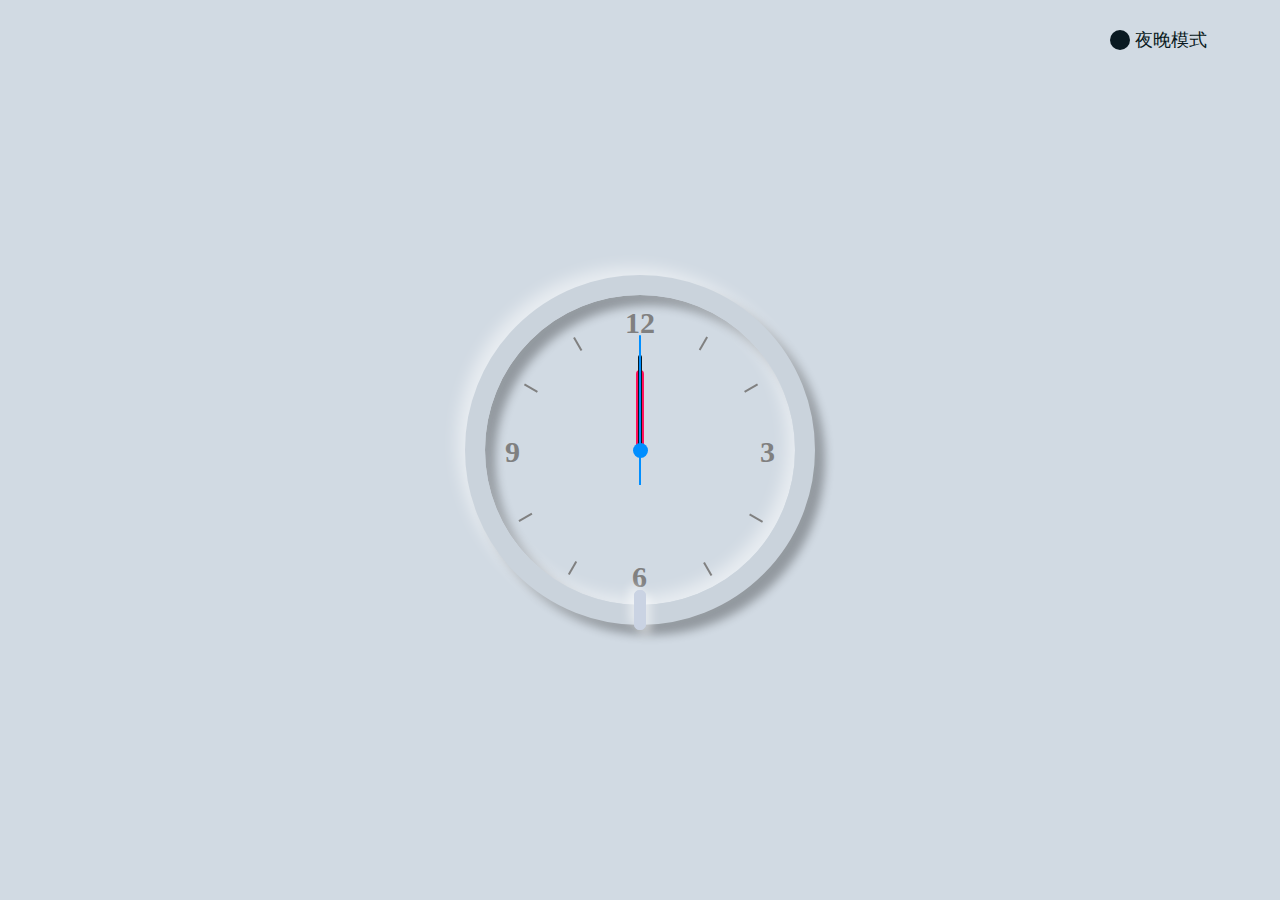
<file: pages/001-onlineclock.html>
<!DOCTYPE html>
<html lang="zh">

<head>
    <meta charset="UTF-8">
    <meta http-equiv="X-UA-Compatible" content="IE=edge">
    <meta name="viewport" content="width=device-width, initial-scale=1.0">
    <title>Clock</title>
    <style>
        * {
            margin: 0;
            padding: 0;
            box-sizing: border-box;
        }

        body {
            display: flex;
            justify-content: center;
            align-items: center;
            min-height: 100vh;
            background: #091921;
        }

        body.light {
            background: #d1dae3;
        }

        .clock {
            width: 350px;
            height: 350px;
            display: flex;
            justify-content: center;
            align-items: center;
            background: #091921;
            border: 20px solid #091921;
            border-radius: 50%;
            box-shadow: -8px -8px 15px rgba(255, 255, 255, 0.05),
            20px 20px 20px rgba(0, 0, 0, 0.3),
            inset -8px -8px 15px rgba(255, 255, 255, 0.05),
            inset 20px 20px 20px rgba(0, 0, 0, 0.3);
        }

        body.light .clock {
            background: #d1dae3;
            border: 20px solid #cad3dc;
            box-shadow: -8px -8px 15px rgba(255, 255, 255, 0.5),
            10px 10px 10px rgba(0, 0, 0, 0.3),
            inset -8px -8px 15px rgba(255, 255, 255, 0.5),
            inset 10px 10px 10px rgba(0, 0, 0, 0.3);
        }

        .clock::before {
            content: '';
            position: absolute;
            height: 15px;
            width: 15px;
            background: #fff;
            border-radius: 50%;
            z-index: 100000;
        }

        body.light .clock::before {
            background: #008eff;
        }

        .indicators div {
            position: absolute;
            width: 2px;
            height: 15px;
            background: #404040;
        }

        .indicators div:nth-child(1) {
            transform: rotate(30deg) translateY(-130px) translateX(-3px);
        }

        .indicators div:nth-child(2) {
            transform: rotate(60deg) translateY(-130px) translateX(-5px);
        }

        .indicators div:nth-child(3) {
            transform: rotate(120deg) translateY(-130px) translateX(-5px);
        }

        .indicators div:nth-child(4) {
            transform: rotate(150deg) translateY(-130px) translateX(-2px);
        }

        .indicators div:nth-child(5) {
            transform: rotate(210deg) translateY(-130px) translateX(4px);
        }

        .indicators div:nth-child(6) {
            transform: rotate(240deg) translateY(-130px) translateX(6px);
        }

        .indicators div:nth-child(7) {
            transform: rotate(300deg) translateY(-130px) translateX(5px);
        }

        .indicators div:nth-child(8) {
            transform: rotate(330deg) translateY(-130px) translateX(2px);
        }

        body.light .indicators div {
            background: #808080;
        }

        .nums {
            position: absolute;
            font-size: 30px;
            font-weight: bold;
            color: #808080;
        }

        #three {
            position: absolute;
            left: 120px;
            top: -15px;
        }

        #six {
            position: absolute;
            top: 110px;
            left: -8px;
        }

        #nine {
            position: absolute;
            right: 120px;
            top: -15px;
        }

        #twelve {
            position: absolute;
            bottom: 110px;
            left: -15px;
        }

        .clock .hour,
        .clock .min,
        .clock .sec {
            position: absolute;
            z-index: 10;
        }

        .hour,
        .hr {
            height: 160px;
            width: 160px;
        }

        .min,
        .mn {
            height: 190px;
            width: 190px;
        }

        .sec,
        .sc {
            height: 230px;
            width: 230px;
        }

        .hr,
        .mn,
        .sc {
            display: flex;
            justify-content: center;
            position: absolute;
            border-radius: 50%;
        }

        .hr::before {
            content: '';
            position: absolute;
            width: 8px;
            height: 80px;
            background: #ff105e;
            z-index: 10;
            border-radius: 6px 6px 0 0;
        }

        .mn::before {
            content: '';
            position: absolute;
            width: 4px;
            height: 90px;
            background: #ffffff;
            z-index: 11;
            border-radius: 6px 6px 0 0;
        }

        body.light .mn::before {
            background: #091921;
        }

        .sc::before {
            content: '';
            position: absolute;
            width: 2px;
            height: 150px;
            background: #008eff;
            z-index: 12;
            border-radius: 6px 6px 0 0;
        }

        .time {
            height: 40px;
            position: absolute;
            margin-top: 25%;
            padding: 5px 5px;
            border: 1px solid #091921;
            background: #091921;
            border-radius: 5px;
            color: #808080;
            font-weight: bold;
            font-size: x-large;
            box-shadow: 5px 5px 10px rgba(255, 255, 255, 0.1), -5px -5px 10px rgba(255, 255, 255, 0.1);
        }

        body.light .time {
            color: #606060;
            border: 1px solid #CAD3E3;
            background: #CAD3E3;
            box-shadow: 5px 5px 10px rgba(255, 255, 255, 0.5), -5px -5px 10px rgba(255, 255, 255, 0.5);
        }

        .toggleClass {
            position: absolute;
            top: 30px;
            right: 150px;
            width: 20px;
            height: 20px;
            font-size: 18px;
            border-radius: 50%;
            background: #d1dae3;
            color: #d1dae3;
            font-family: monospace;
            cursor: pointer;
            display: flex;
            align-items: center;
        }

        .toggleClass::before {
            position: absolute;
            left: 25px;
            content: '白天模式';
            white-space: nowrap;
        }

        body.light .toggleClass {
            background: #091921;
            color: #091921;
        }

        body.light .toggleClass::before {
            content: '夜晚模式';
        }
    </style>
</head>

<body class="light">
<div class="clock">
    <div class="hour">
        <div class="hr" id="hr"></div>
    </div>
    <div class="min">
        <div class="mn" id="mn"></div>
    </div>
    <div class="sec">
        <div class="sc" id="sc"></div>
    </div>
    <div class="indicators">
        <div></div>
        <div></div>
        <div></div>
        <div></div>
        <div></div>
        <div></div>
        <div></div>
        <div></div>
    </div>
    <div class="nums">
        <span id="three">3</span>
        <span id="six">6</span>
        <span id="nine">9</span>
        <span id="twelve">12</span>
    </div>
    <div class="time"></div>
</div>
<div class="toggleClass" onclick="toggleClass()"></div>
<script>
    function toggleClass() {
        const body = document.querySelector('body');
        body.classList.toggle('light');
    }

    const hr = document.querySelector('#hr');
    const mn = document.querySelector('#mn');
    const sc = document.querySelector('#sc');
    const time = document.querySelector('.time');

    setInterval(() => {
        let day = new Date();
        let hour = day.getHours();
        let min = day.getMinutes();
        let sec = day.getSeconds();

        let hrPosition = hour * 30 + min / 2      //hour * 360/12 + ((min * 360/60)/12)
        let minPosition = min * 6;             //min * 360/60
        let secPosition = sec * 6;           //sec * 360/60

        hr.style.transform = `rotateZ(${hrPosition}deg)`;
        mn.style.transform = `rotateZ(${minPosition}deg)`;
        sc.style.transform = `rotateZ(${secPosition}deg)`;

        if (sec < 10) {
            sec = '0' + sec;
        }
        if (min < 10) {
            min = '0' + min;
        }
        if (hour < 10) {
            hour = '0' + hour;
        }

        time.textContent = hour + ' : ' + min + ' : ' + sec;

    }, 1000);
</script>
</body>

</html>
</file>
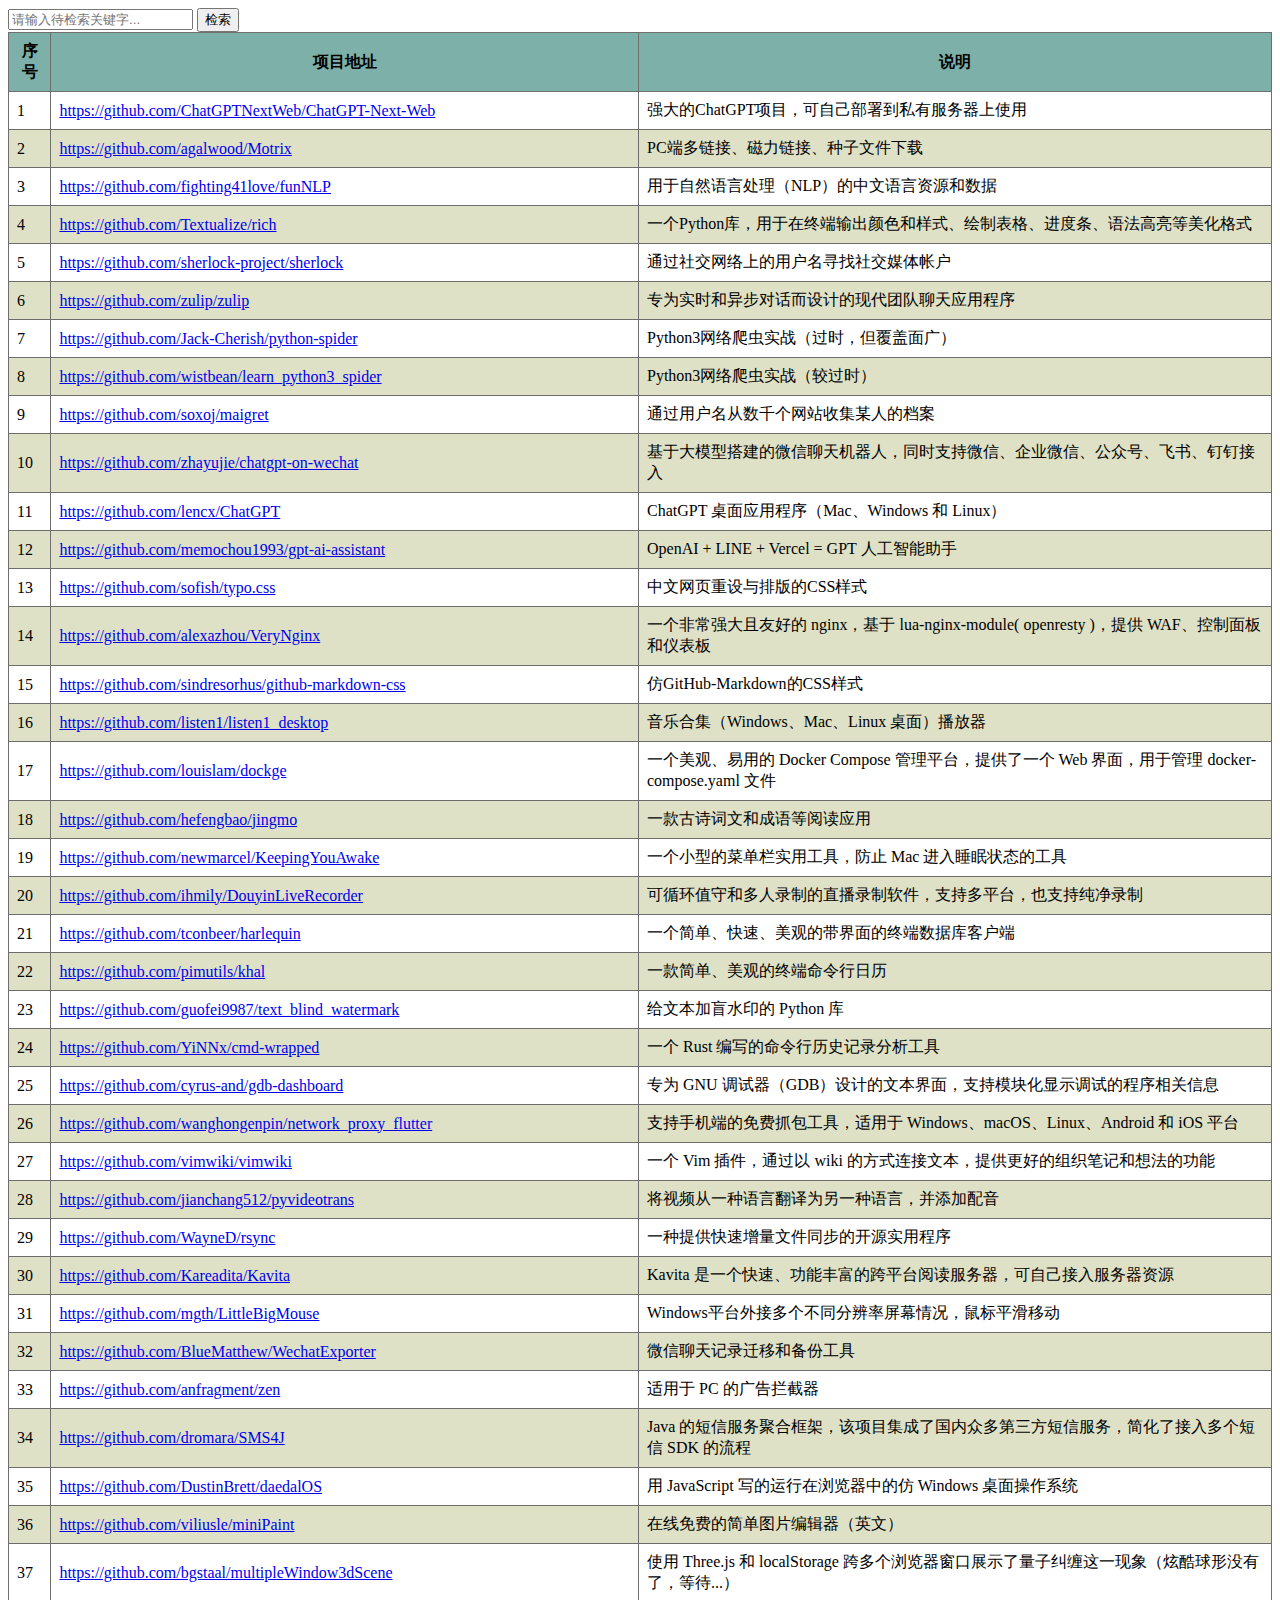
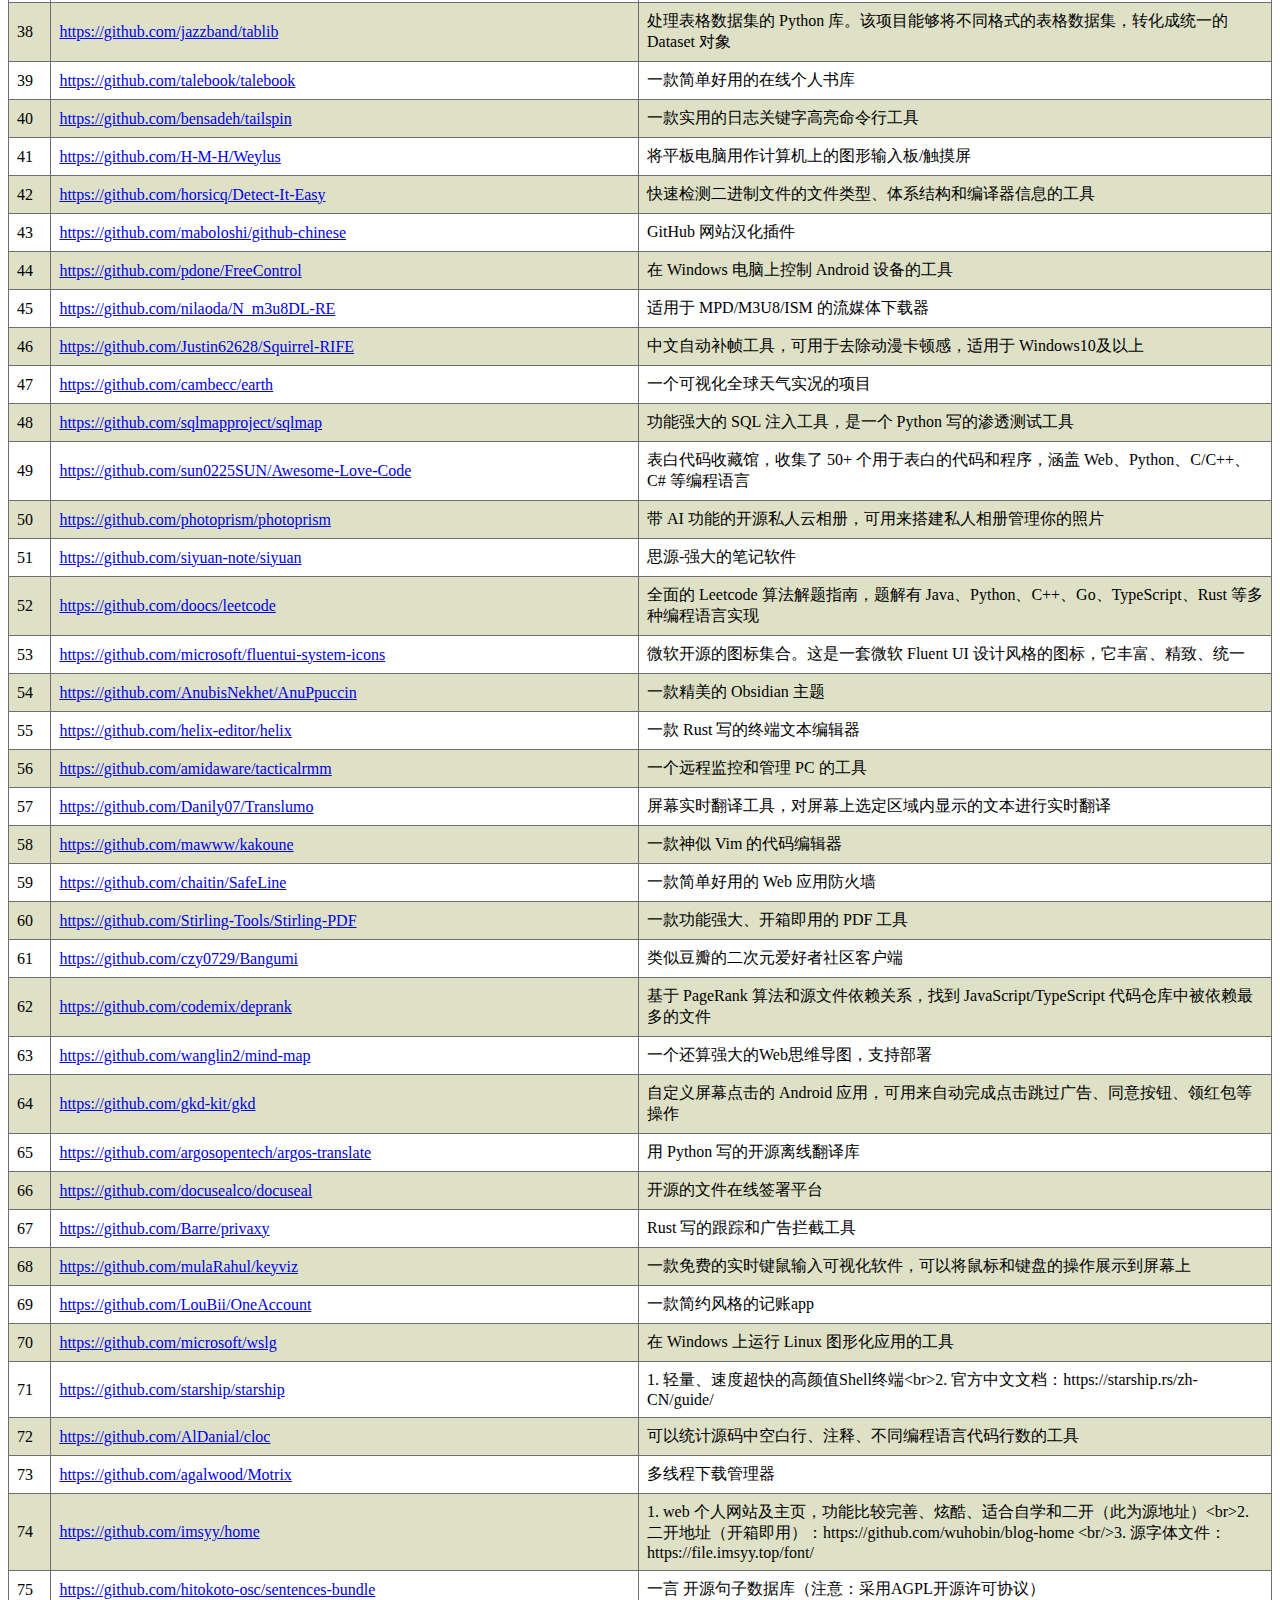
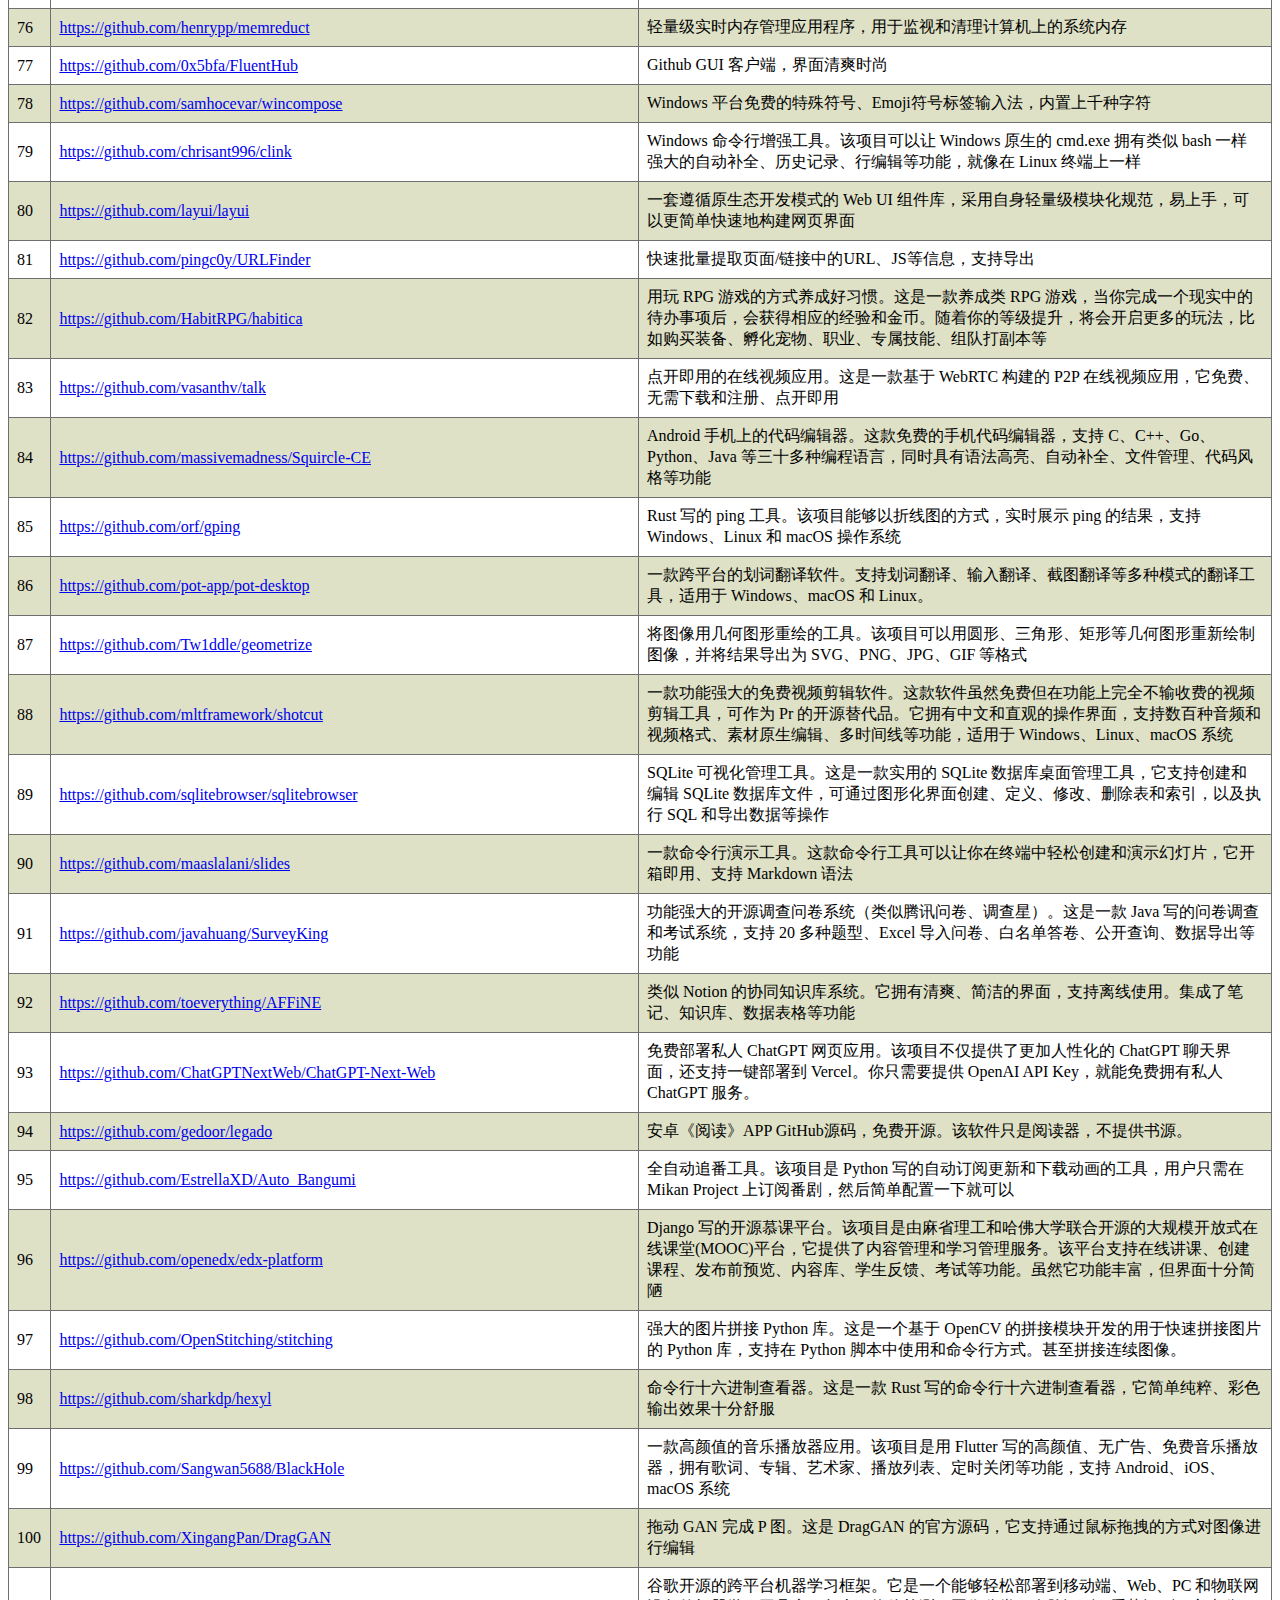
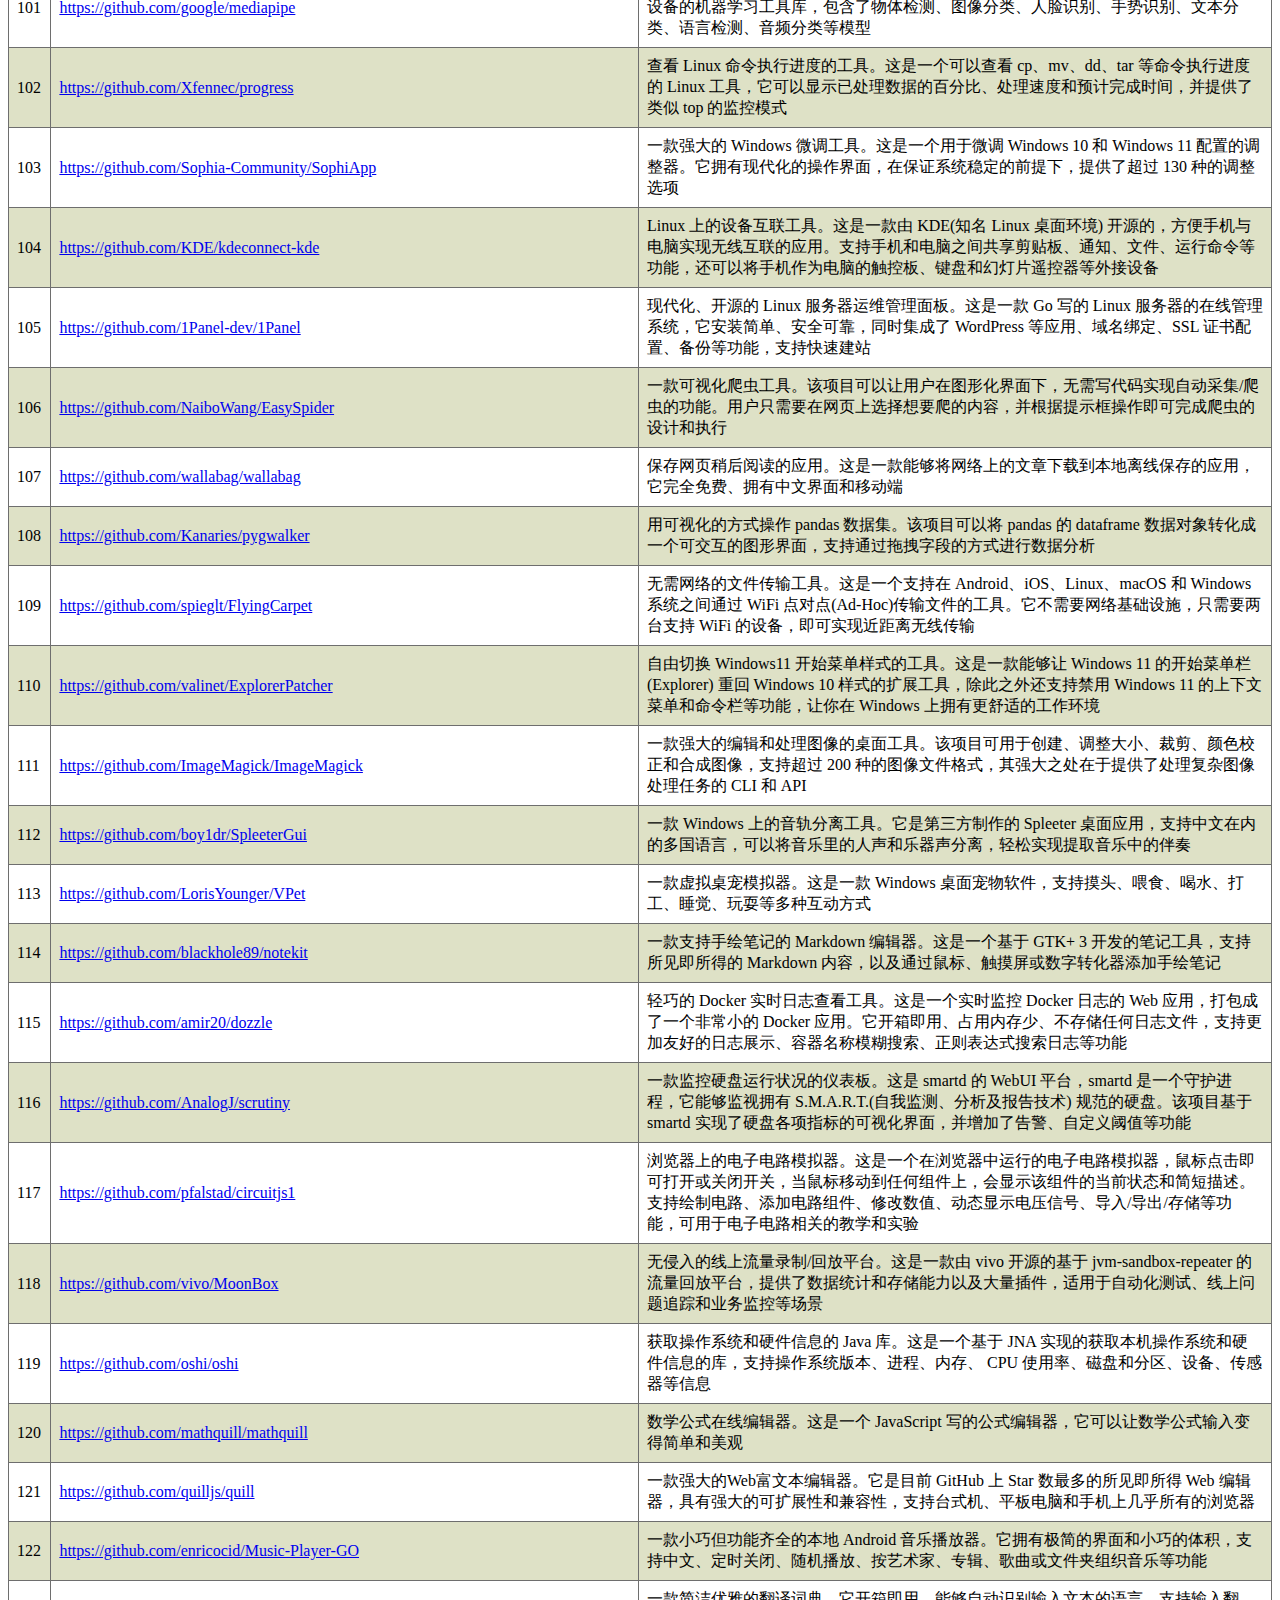
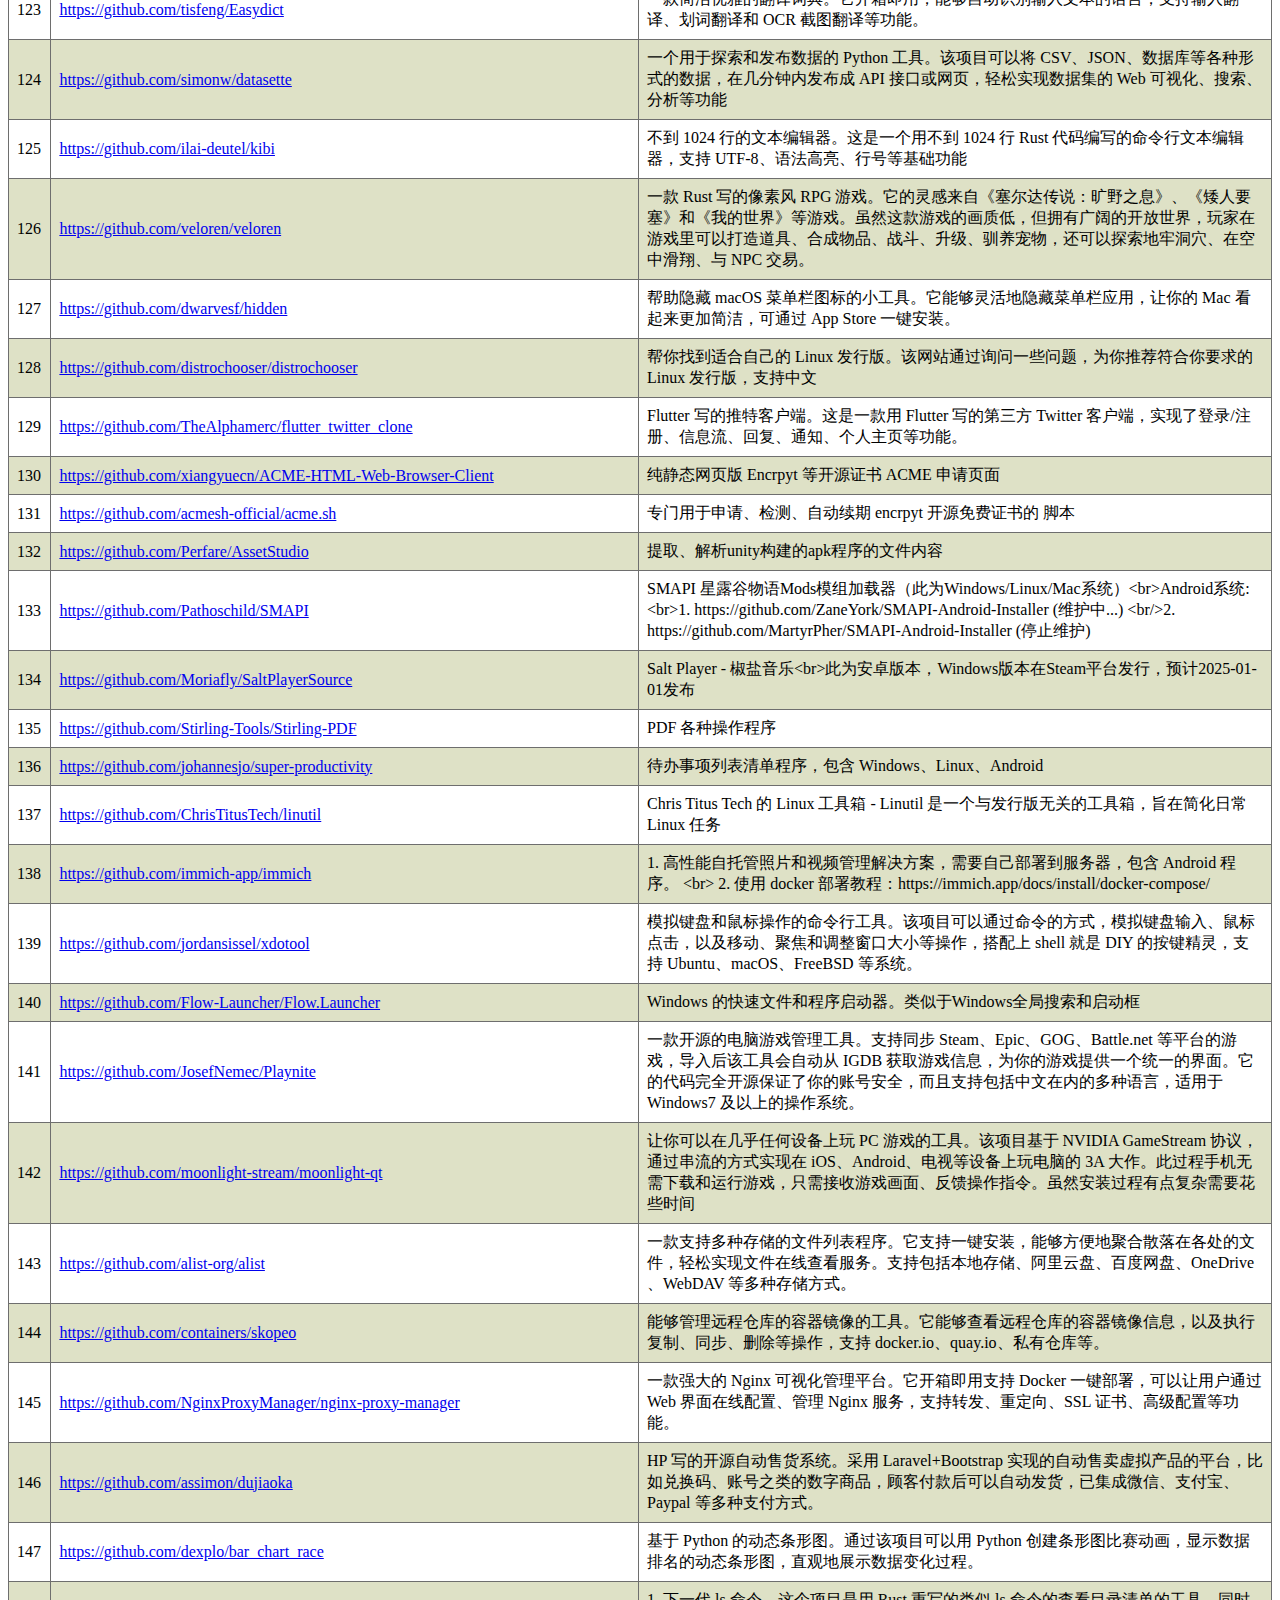
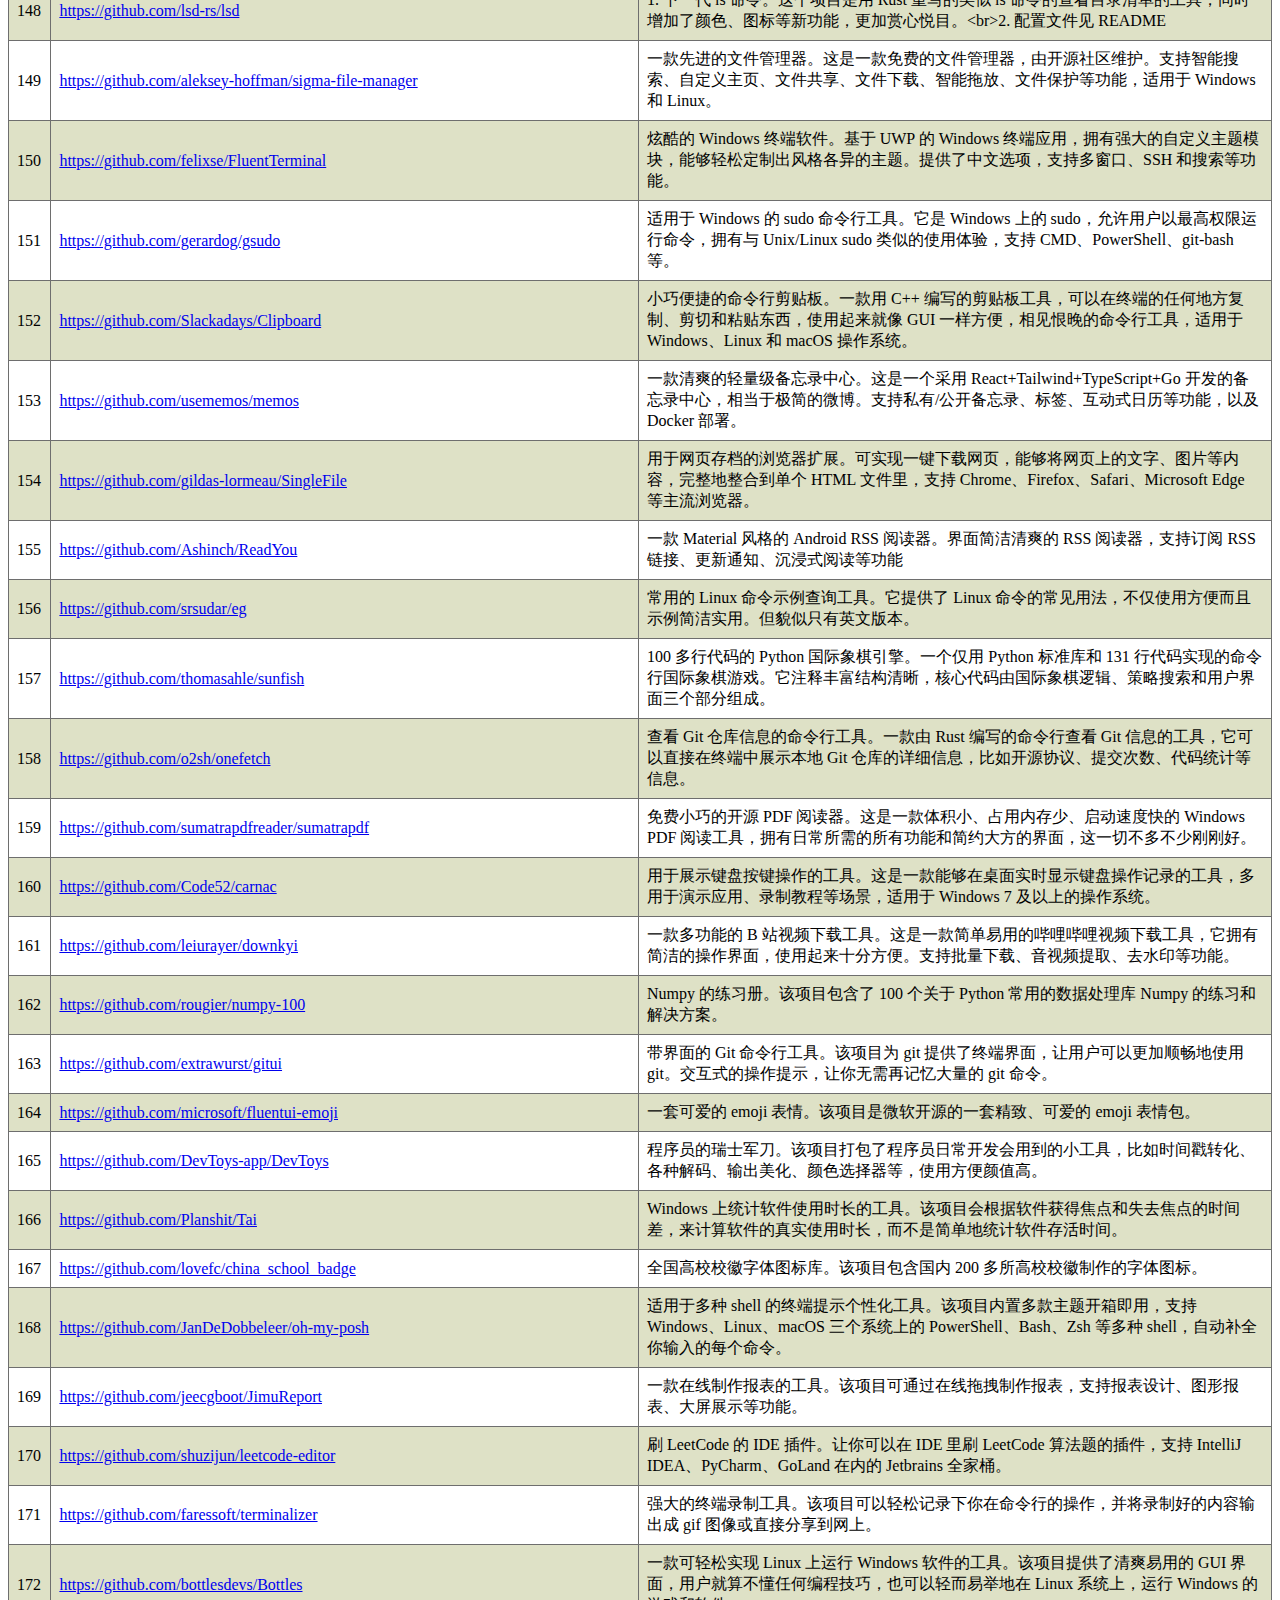
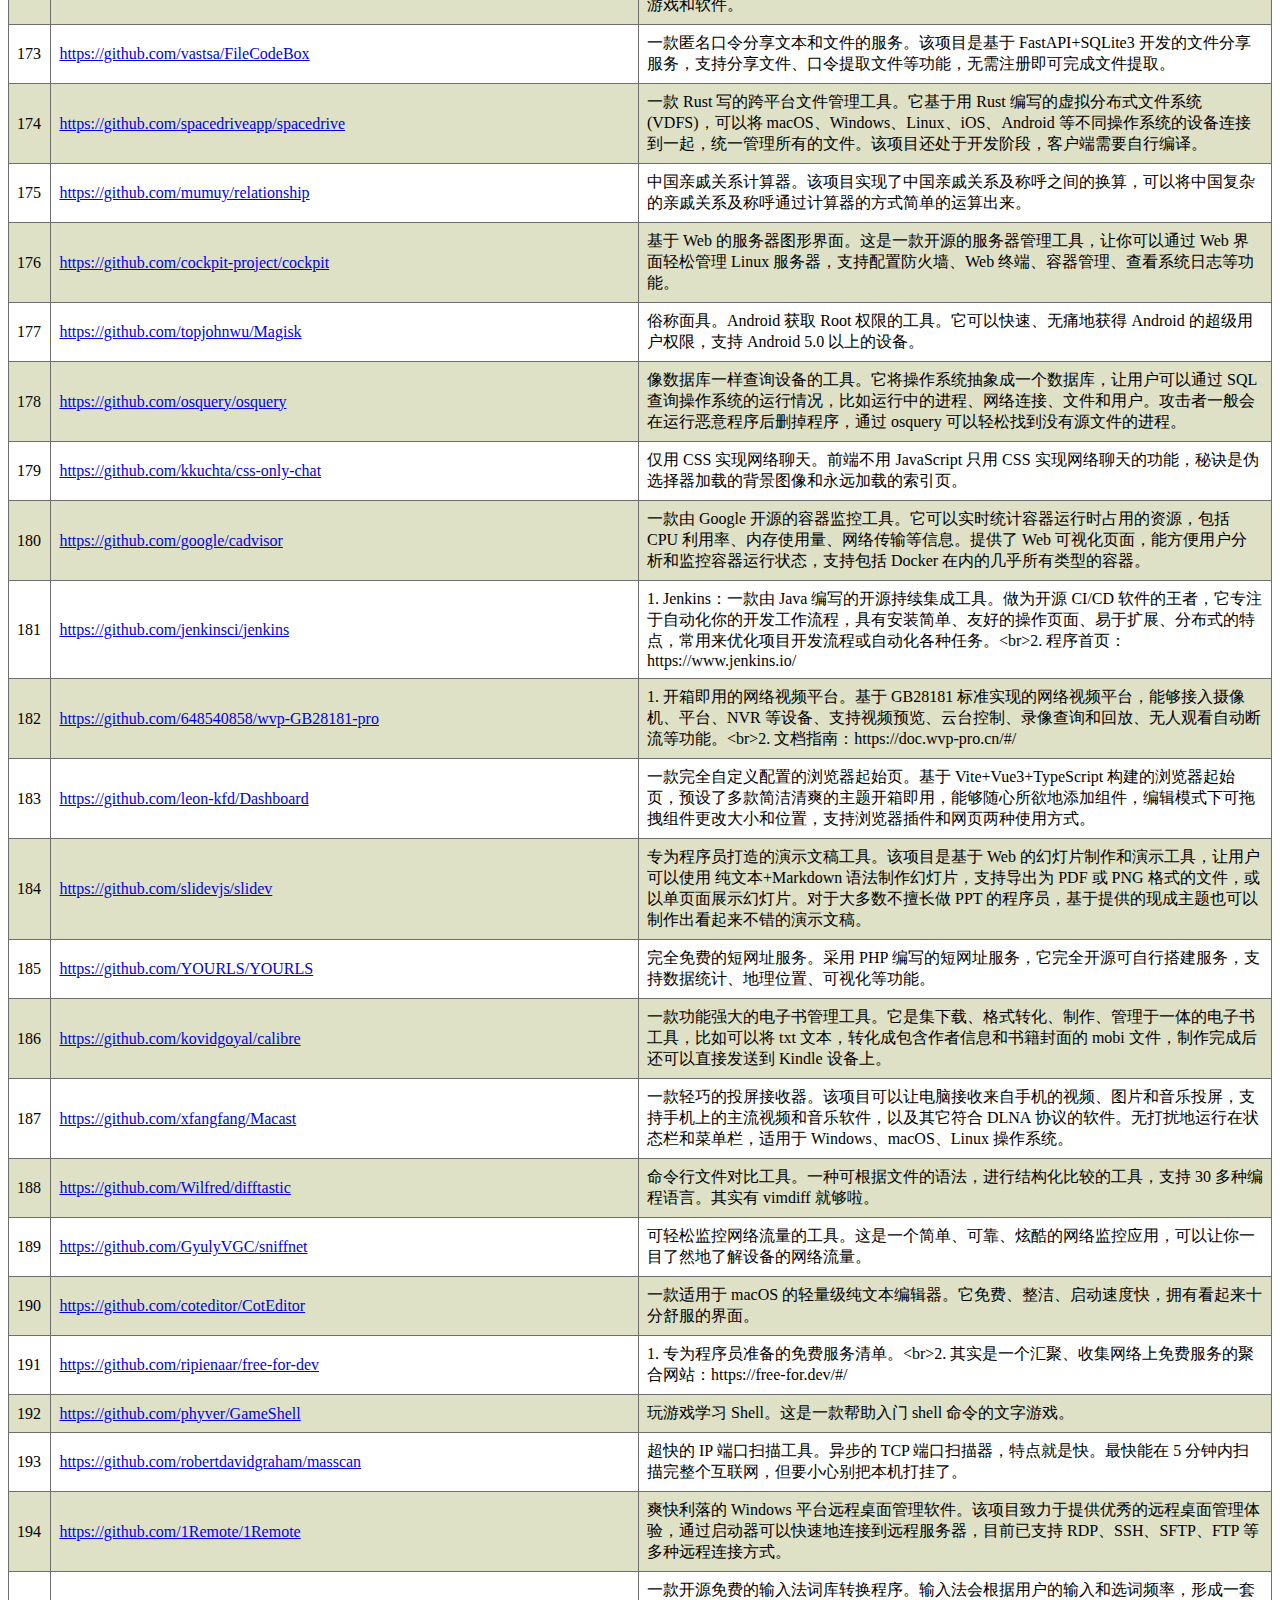
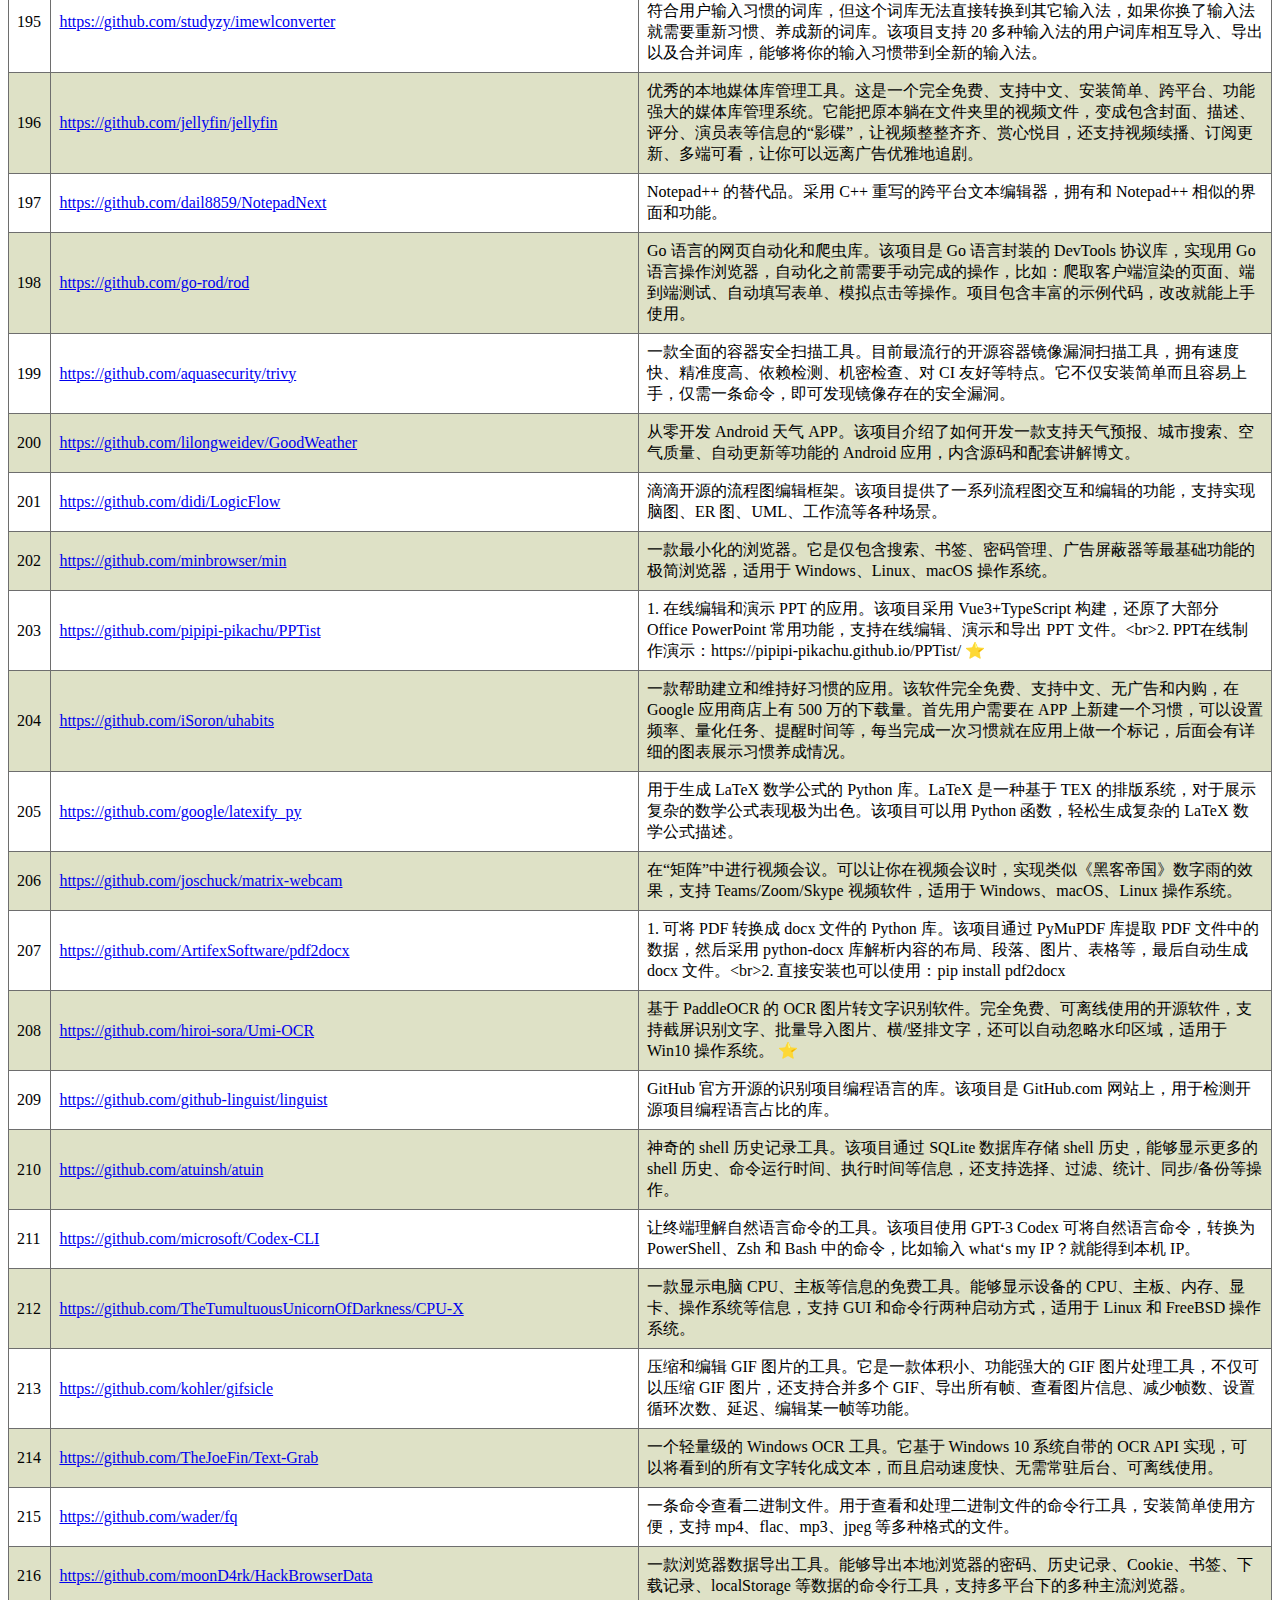
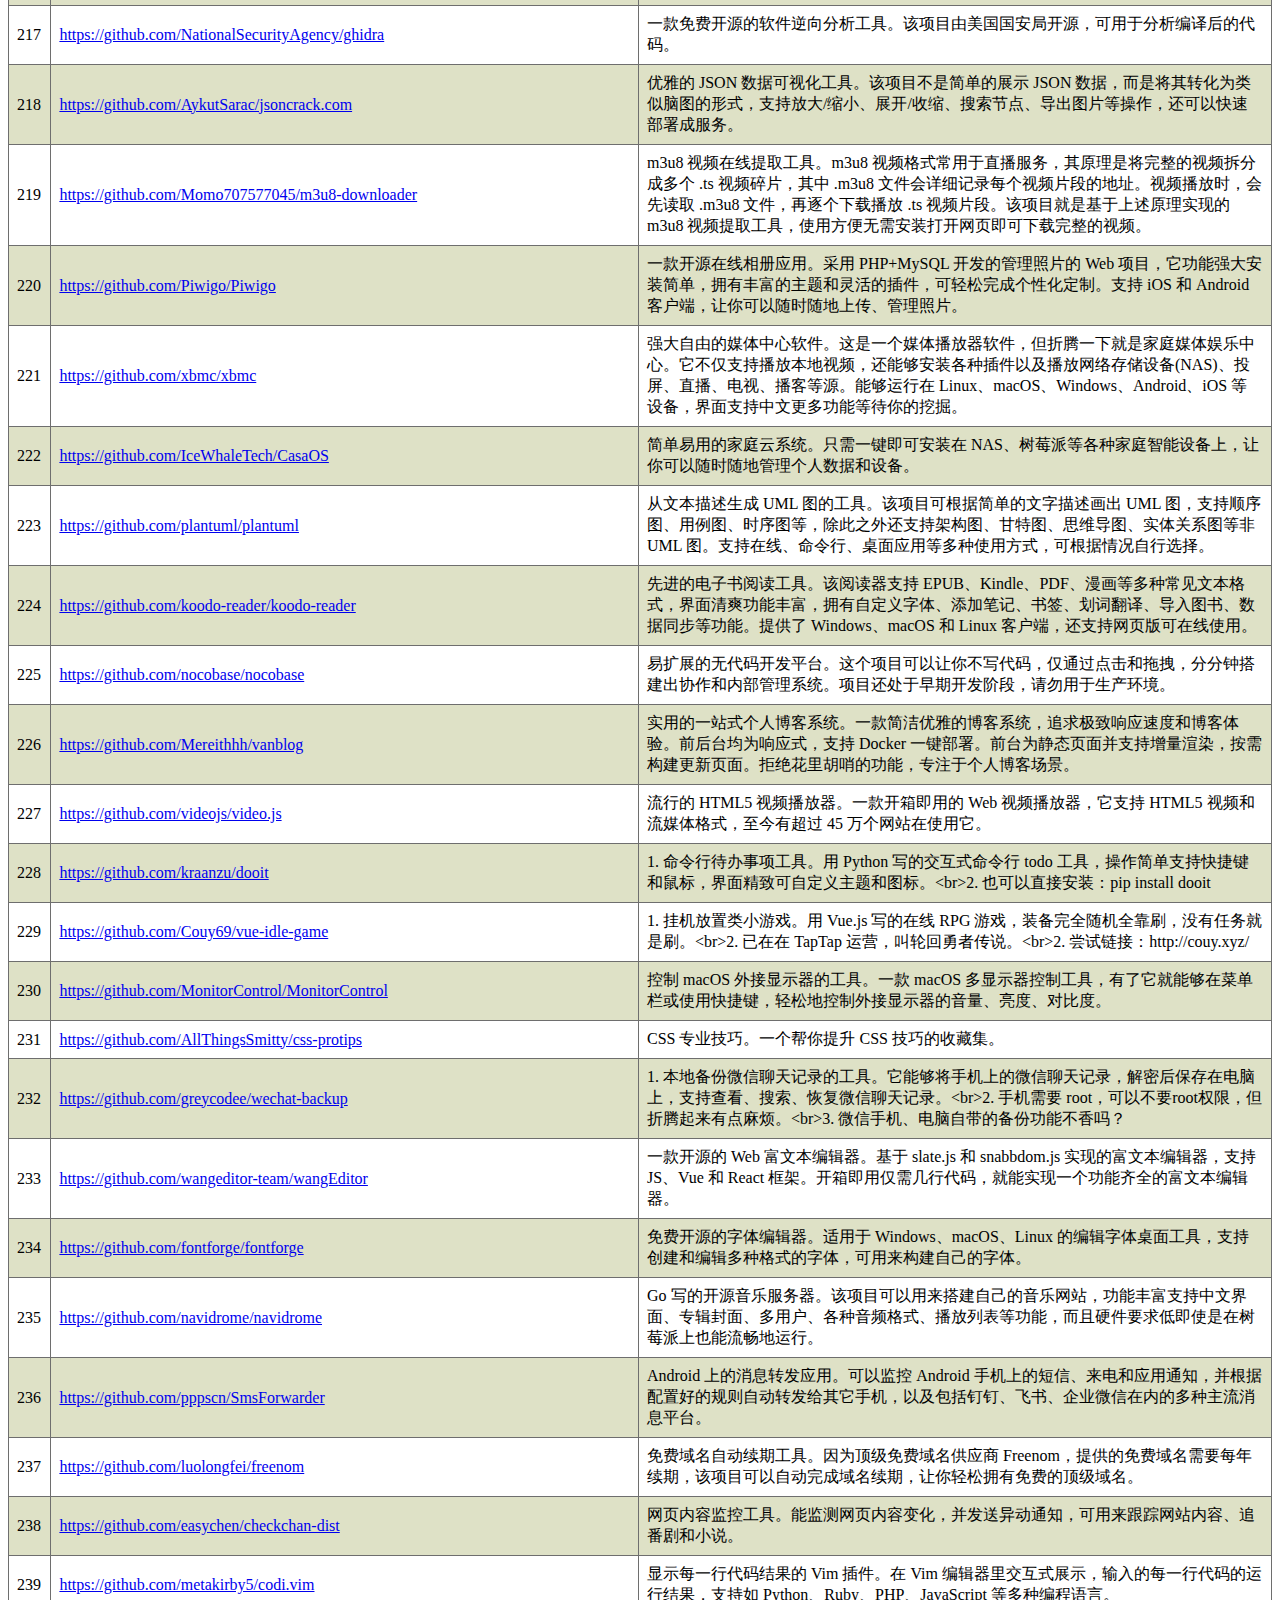
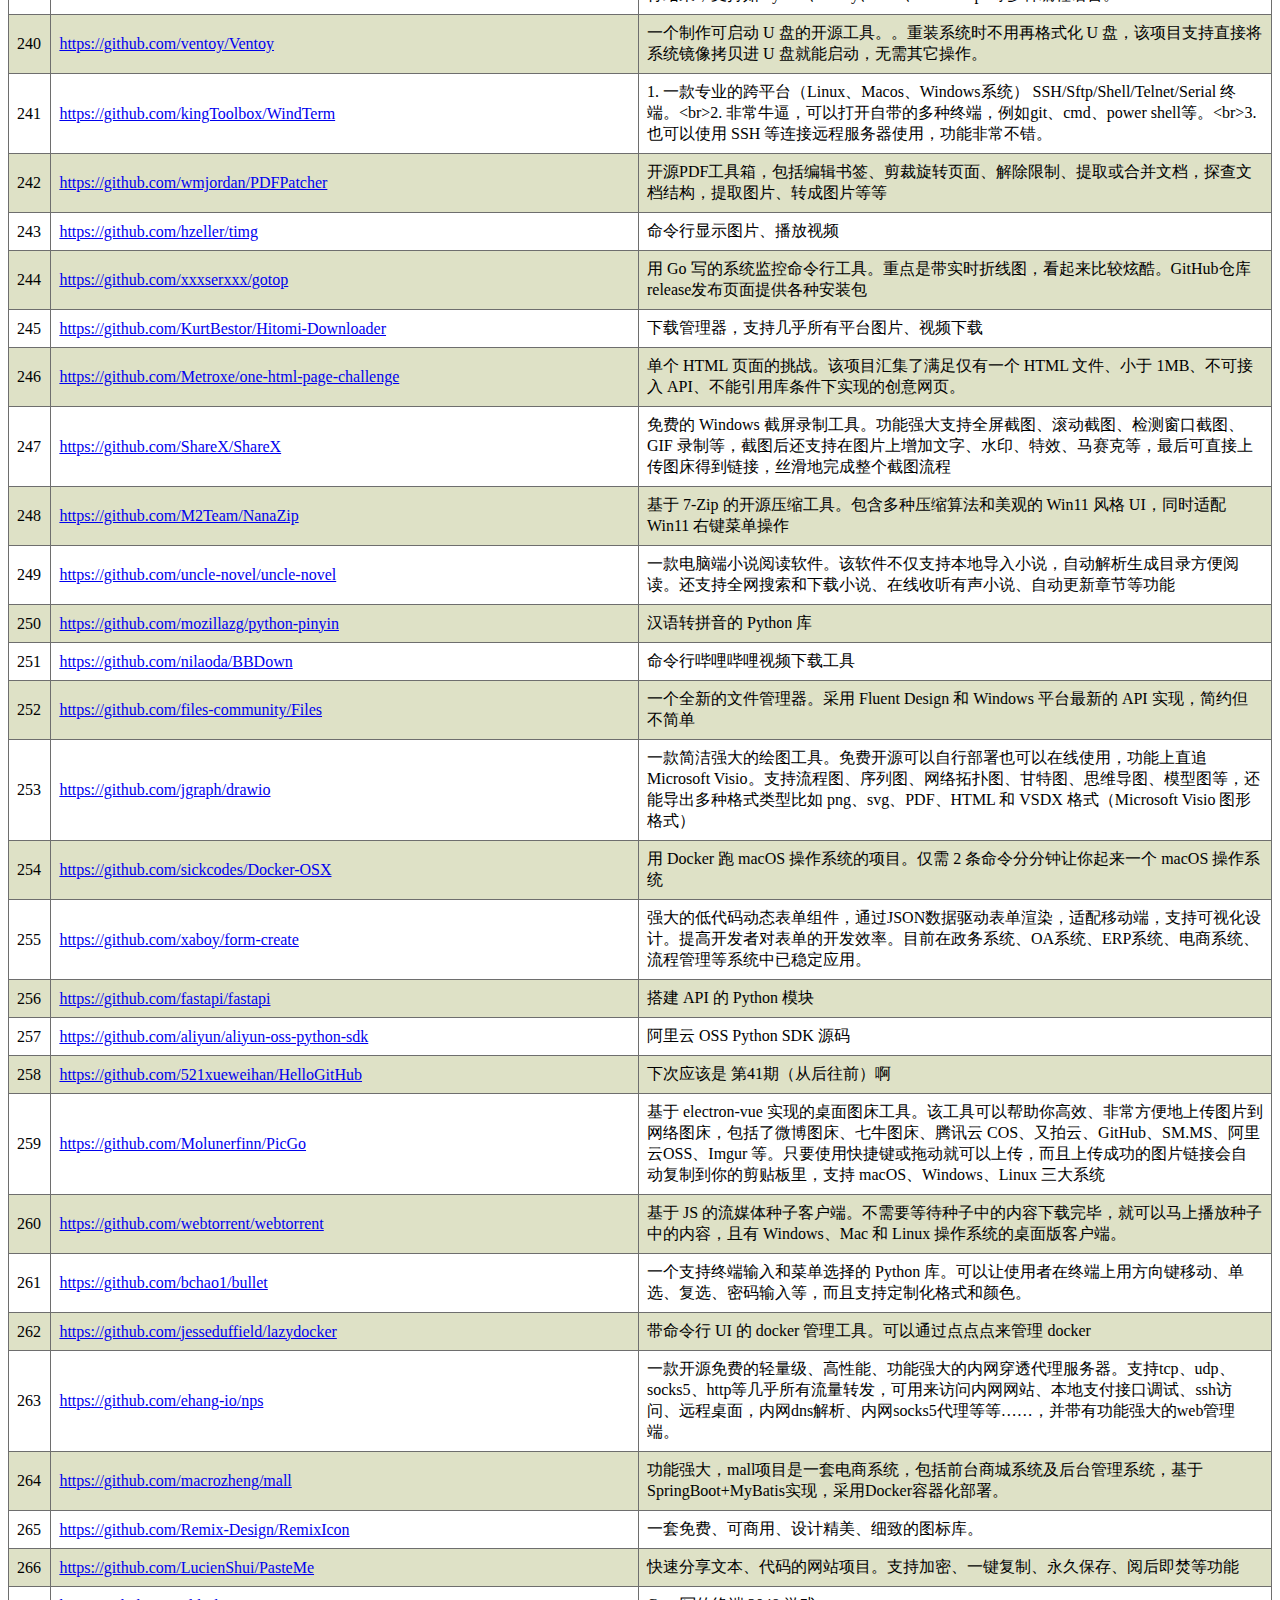
<file: pages/github_stars.html>
<!DOCTYPE html>
<html lang="zh">
<head>
    <meta charset="UTF-8">
    <title>优秀Github项目</title>

    <link rel="icon" type="image/x-icon" href="../imgs/icon/favicon.ico">
    <style>
        /* 设置表格整体样式 */
        table {
            width: 100%;
            border-collapse: collapse; /* 合并边框 */
        }

        /* 设置表头行的背景颜色和文字颜色 */
        th {
            background-color: #7cb0a8;
            color: #000000;
            font-weight: bold; /* 字体加粗 */
        }

        /* 设置单元格边框和内边距 */
        td, th {
            border: 1px solid #6e6e6e; /* 边框为1像素实线灰色 */
            padding: 8px; /* 内边距为8像素 */
        }

        /* 设置奇数行背景颜色*/
        /*tr:nth-child(odd) {*/
        /*    background-color: #b5dcdb;*/
        /*}*/
        /* 设置奇数行背景颜色*/
        tr:nth-child(even) {
            background-color: #dee1c6;
        }

        /* 鼠标悬停在行上时改变背景颜色*/
        tr:hover {
            background-color: #cbcbcb;
        }
    </style>
</head>
<body>

<!-- 右边显示大 div， 其中根据分类，分成多个小的 div -->
<div class="container-right">
    <!-- 每个小的 div 中显示工具信息，水平流式布局 -->
    <div class="search">
        <label>
            <input id="search-input" type="text" placeholder="请输入待检索关键字...">
        </label>
        <button id="search-button">检索</button>
    </div>

    <div class="search-result">
        <!-- 使用js脚本动态创建并显示网址 -->
    </div>

    <div class="search-no-result">
        <!-- 使用js脚本动态创建并显示网址 -->
    </div>
</div>

<table id="dataTable">
    <thead>
    <tr>
        <th>序号</th>
        <th>项目地址</th>
        <th>说明</th>
    </tr>
    </thead>

    <!-- 这里用于放置表格内容 -->
    <tbody id="dataBody"></tbody>
</table>

<script src="../js/github_stars.js"></script>

</body>
</html>
</file>
